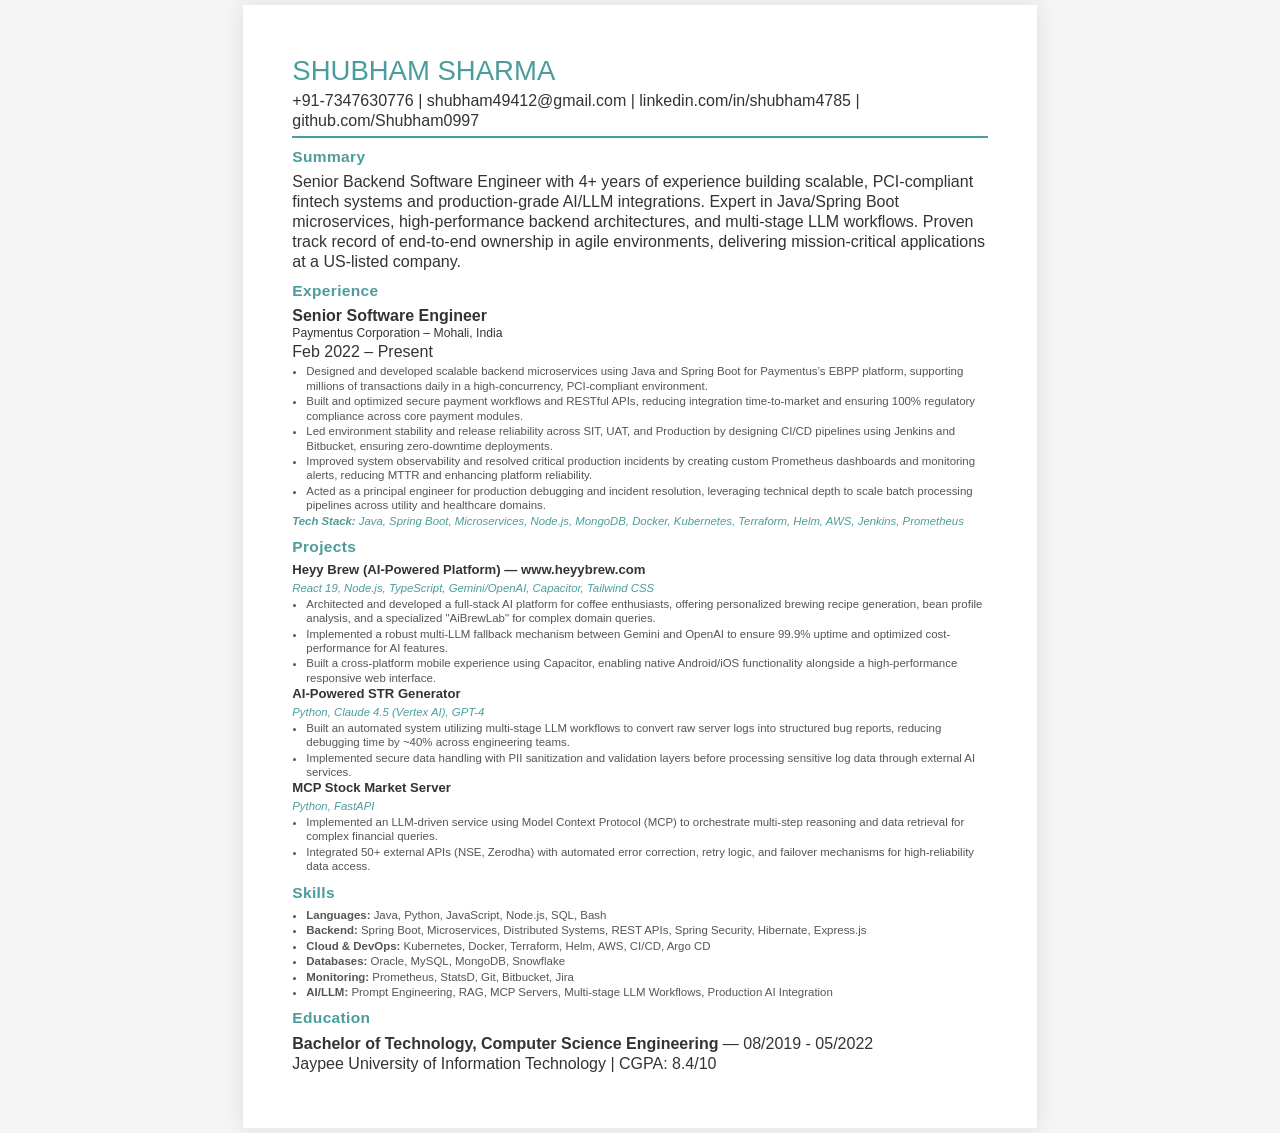
<file: index.html>
<!DOCTYPE html>
<html lang="en">

<head>
    <meta charset="UTF-8">
    <meta name="viewport" content="width=device-width, initial-scale=1.0">
    <title>Shubham Sharma - Resume</title>
    <link rel="stylesheet" href="style.css">
</head>

<body>
    <div class="container">
        <!-- Header Section -->
        <header>
            <h1>SHUBHAM SHARMA</h1>
            <p class="contact-info">
                +91-7347630776 | <a href="mailto:shubham49412@gmail.com" style="color: inherit; text-decoration: none;">shubham49412@gmail.com</a> | <a href="https://linkedin.com/in/shubham4785" target="_blank" rel="noopener noreferrer" style="color: inherit; text-decoration: none;">linkedin.com/in/shubham4785</a> | <a href="https://github.com/Shubham0997" target="_blank" rel="noopener noreferrer" style="color: inherit; text-decoration: none;">github.com/Shubham0997</a>
            </p>
        </header>

        <!-- Summary Section -->
        <section>
            <h2>Summary</h2>
            <p class="summary-text">
                Senior Backend Software Engineer with 4+ years of experience building scalable, PCI-compliant fintech systems
                and production-grade AI/LLM integrations. Expert in Java/Spring Boot microservices, high-performance
                backend architectures, and multi-stage LLM workflows. Proven track record of end-to-end ownership in 
                agile environments, delivering mission-critical applications at a US-listed company.
            </p>
        </section>

        <!-- Experience Section -->
        <section>
            <h2>Experience</h2>

            <div class="job">
                <div class="job-header">
                    <div class="job-title">
                        <strong>Senior Software Engineer</strong>
                        <div class="company">Paymentus Corporation – Mohali, India</div>
                    </div>
                    <div class="job-dates">Feb 2022 – Present</div>
                </div>
                <ul>
                    <li>Designed and developed scalable backend microservices using Java and Spring Boot for Paymentus’s 
                        EBPP platform, supporting millions of transactions daily in a high-concurrency, PCI-compliant 
                        environment.</li>
                    <li>Built and optimized secure payment workflows and RESTful APIs, reducing integration 
                        time-to-market and ensuring 100% regulatory compliance across core payment modules.</li>
                    <li>Led environment stability and release reliability across SIT, UAT, and Production by designing 
                        CI/CD pipelines using Jenkins and Bitbucket, ensuring zero-downtime deployments.</li>
                    <li>Improved system observability and resolved critical production incidents by creating custom 
                        Prometheus dashboards and monitoring alerts, reducing MTTR and enhancing platform reliability.</li>
                    <li>Acted as a principal engineer for production debugging and incident resolution, leveraging 
                        technical depth to scale batch processing pipelines across utility and healthcare domains.</li>
                </ul>
                <p class="tech-stack"><strong>Tech Stack:</strong> Java, Spring Boot, Microservices, Node.js, MongoDB, 
                    Docker, Kubernetes, Terraform, Helm, AWS, Jenkins, Prometheus</p>
            </div>
        </section>

        <!-- Projects Section -->
        <section>
            <h2>Projects</h2>

            <div class="project">
                <h3><a href="https://www.heyybrew.com/" target="_blank" rel="noopener noreferrer" style="color: inherit; text-decoration: none;">Heyy Brew (AI-Powered Platform) — www.heyybrew.com</a></h3>
                <p class="tech-stack">React 19, Node.js, TypeScript, Gemini/OpenAI, Capacitor, Tailwind CSS</p>
                <ul>
                    <li>Architected and developed a full-stack AI platform for coffee enthusiasts, offering personalized brewing 
                        recipe generation, bean profile analysis, and a specialized "AiBrewLab" for complex domain queries.</li>
                    <li>Implemented a robust multi-LLM fallback mechanism between Gemini and OpenAI to ensure 99.9% 
                        uptime and optimized cost-performance for AI features.</li>
                    <li>Built a cross-platform mobile experience using Capacitor, enabling native Android/iOS 
                        functionality alongside a high-performance responsive web interface.</li>
                </ul>
            </div>

            <div class="project">
                <h3>AI-Powered STR Generator</h3>
                <p class="tech-stack">Python, Claude 4.5 (Vertex AI), GPT-4</p>
                <ul>
                    <li>Built an automated system utilizing multi-stage LLM workflows to convert raw server logs into 
                        structured bug reports, reducing debugging time by ~40% across engineering teams.</li>
                    <li>Implemented secure data handling with PII sanitization and validation layers before processing 
                        sensitive log data through external AI services.</li>
                </ul>
            </div>

            <div class="project">
                <h3>MCP Stock Market Server</h3>
                <p class="tech-stack">Python, FastAPI</p>
                <ul>
                    <li>Implemented an LLM-driven service using Model Context Protocol (MCP) to orchestrate multi-step 
                        reasoning and data retrieval for complex financial queries.</li>
                    <li>Integrated 50+ external APIs (NSE, Zerodha) with automated error correction, retry logic, and 
                        failover mechanisms for high-reliability data access.</li>
                </ul>
            </div>
        </section>

        <!-- Skills Section -->
        <section>
            <h2>Skills</h2>
            <ul>
                <li><strong>Languages:</strong> Java, Python, JavaScript, Node.js, SQL, Bash</li>
                <li><strong>Backend:</strong> Spring Boot, Microservices, Distributed Systems, REST APIs, Spring Security, Hibernate, Express.js</li>
                <li><strong>Cloud & DevOps:</strong> Kubernetes, Docker, Terraform, Helm, AWS, CI/CD, Argo CD</li>
                <li><strong>Databases:</strong> Oracle, MySQL, MongoDB, Snowflake</li>
                <li><strong>Monitoring:</strong> Prometheus, StatsD, Git, Bitbucket, Jira</li>
                <li><strong>AI/LLM:</strong> Prompt Engineering, RAG, MCP Servers, Multi-stage LLM Workflows, Production AI Integration</li>
            </ul>
        </section>

        <!-- Education Section -->
        <section>
            <h2>Education</h2>
            <div class="education">
                <strong>Bachelor of Technology, Computer Science Engineering</strong> — 08/2019 - 05/2022<br>
                Jaypee University of Information Technology | CGPA: 8.4/10
            </div>
        </section>
    </div>
</body>

</html>
</file>
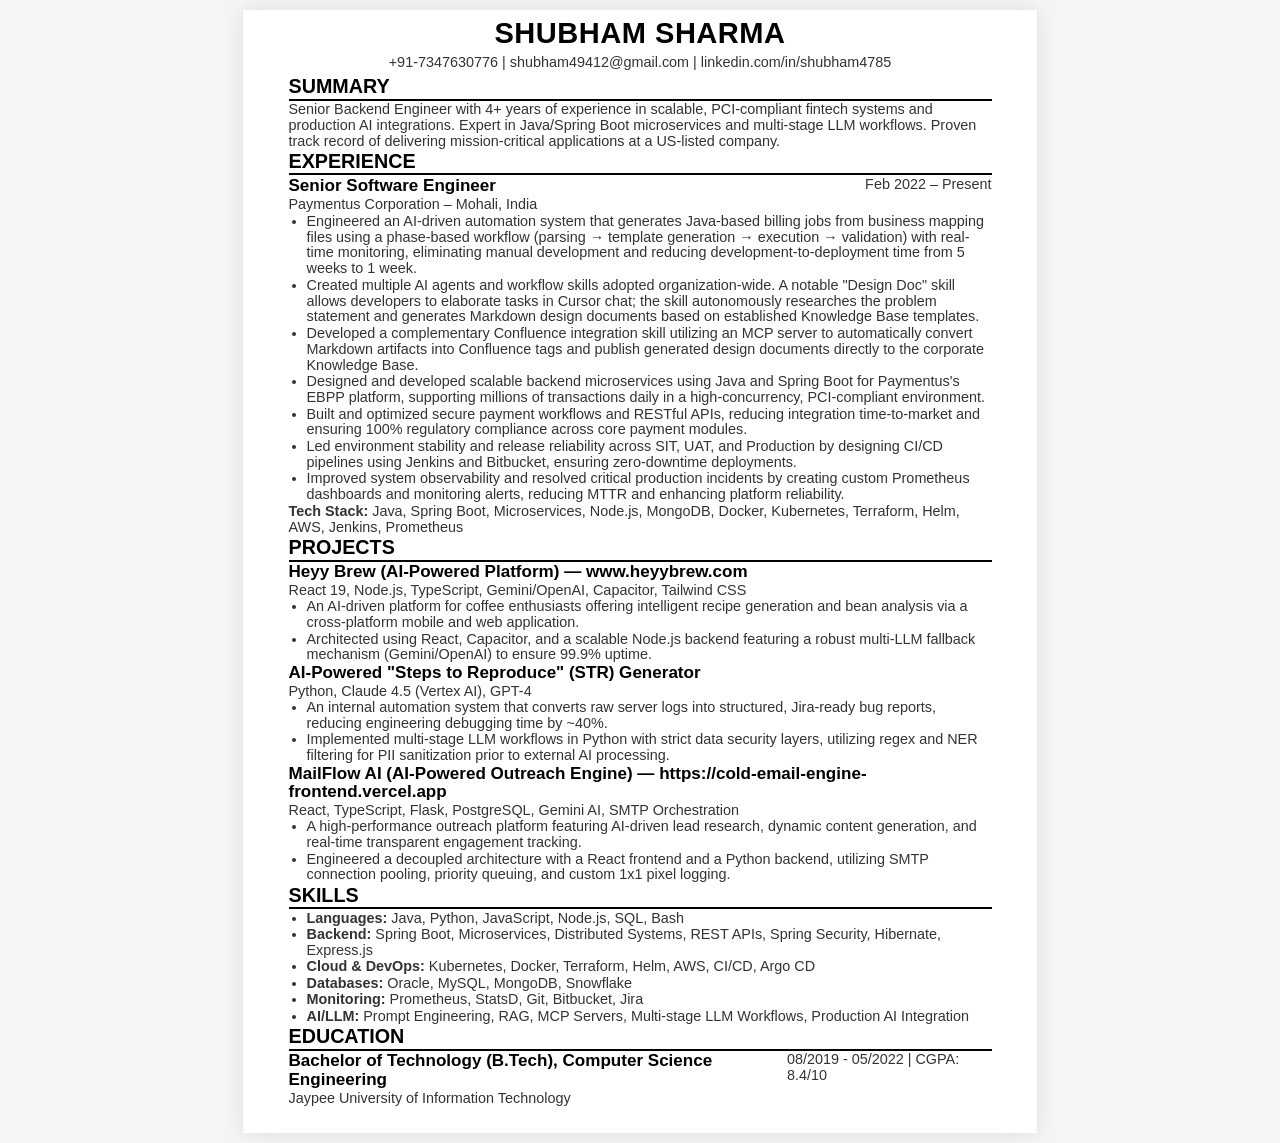
<file: cv.html>
<!DOCTYPE html>
<html lang="en">

<head>
    <meta charset="UTF-8">
    <meta name="viewport" content="width=device-width, initial-scale=1.0">
    <title>Shubham Sharma - CV</title>
    <link rel="stylesheet" href="cv-style.css">
</head>

<body>
    <div class="container">
        <!-- Header Section -->
        <header>
            <h1>SHUBHAM SHARMA</h1>
            <p class="contact-info">
                +91-7347630776 | <a href="mailto:shubham49412@gmail.com"
                    style="color: inherit; text-decoration: none;">shubham49412@gmail.com</a> | <a
                    href="https://linkedin.com/in/shubham4785" target="_blank" rel="noopener noreferrer"
                    style="color: inherit; text-decoration: none;">linkedin.com/in/shubham4785</a>
            </p>
        </header>

        <!-- Summary Section -->
        <section>
            <h2>Summary</h2>
            <p class="summary-text">
                Senior Backend Engineer with 4+ years of experience in scalable, PCI-compliant fintech systems and
                production AI integrations. Expert in Java/Spring Boot microservices and multi-stage LLM workflows.
                Proven track record of delivering mission-critical applications at a US-listed company.
            </p>
        </section>

        <!-- Experience Section -->
        <section>
            <h2>Experience</h2>

            <div class="job">
                <div class="job-header">
                    <div class="job-title">
                        <strong>Senior Software Engineer</strong>
                        <div class="company">Paymentus Corporation – Mohali, India</div>
                    </div>
                    <div class="job-dates">Feb 2022 – Present</div>
                </div>
                <ul>
                    <li>Engineered an AI-driven automation system that generates Java-based billing jobs from business
                        mapping files using a phase-based workflow (parsing → template generation → execution →
                        validation) with real-time monitoring, eliminating manual development and reducing
                        development-to-deployment time from 5 weeks to 1 week.</li>
                    <li>Created multiple AI agents and workflow skills adopted organization-wide. A notable "Design Doc"
                        skill allows developers to elaborate tasks in Cursor chat; the skill autonomously researches the
                        problem statement and generates Markdown design documents based on established Knowledge Base
                        templates.</li>
                    <li>Developed a complementary Confluence integration skill utilizing an MCP server to automatically
                        convert Markdown artifacts into Confluence tags and publish generated design documents directly
                        to the corporate Knowledge Base.</li>
                    <li>Designed and developed scalable backend microservices using Java and Spring Boot for Paymentus's
                        EBPP platform, supporting millions of transactions daily in a high-concurrency, PCI-compliant
                        environment.</li>
                    <li>Built and optimized secure payment workflows and RESTful APIs, reducing integration
                        time-to-market and ensuring 100% regulatory compliance across core payment modules.</li>
                    <li>Led environment stability and release reliability across SIT, UAT, and Production by designing
                        CI/CD pipelines using Jenkins and Bitbucket, ensuring zero-downtime deployments.</li>
                    <li>Improved system observability and resolved critical production incidents by creating custom
                        Prometheus dashboards and monitoring alerts, reducing MTTR and enhancing platform reliability.
                    </li>
                </ul>
                <p class="tech-stack"><strong>Tech Stack:</strong> Java, Spring Boot, Microservices, Node.js, MongoDB,
                    Docker, Kubernetes, Terraform, Helm, AWS, Jenkins, Prometheus</p>
            </div>
        </section>

        <!-- Projects Section -->
        <section>
            <h2>Projects</h2>

            <div class="project">
                <h3><a href="https://www.heyybrew.com/" target="_blank" rel="noopener noreferrer"
                        style="color: inherit; text-decoration: none;">Heyy Brew (AI-Powered Platform) — www.heyybrew.com</a></h3>
                <p class="tech-stack">React 19, Node.js, TypeScript, Gemini/OpenAI, Capacitor, Tailwind CSS</p>
                <ul>
                    <li>An AI-driven platform for coffee enthusiasts offering intelligent recipe generation and bean analysis via a cross-platform mobile and web application.</li>
                    <li>Architected using React, Capacitor, and a scalable Node.js backend featuring a robust multi-LLM fallback mechanism (Gemini/OpenAI) to ensure 99.9% uptime.</li>
                </ul>
            </div>

            <div class="project">
                <h3>AI-Powered "Steps to Reproduce" (STR) Generator</h3>
                <p class="tech-stack">Python, Claude 4.5 (Vertex AI), GPT-4</p>
                <ul>
                    <li>An internal automation system that converts raw server logs into structured, Jira-ready bug reports, reducing engineering debugging time by ~40%.</li>
                    <li>Implemented multi-stage LLM workflows in Python with strict data security layers, utilizing regex and NER filtering for PII sanitization prior to external AI processing.</li>
                </ul>
            </div>

            <div class="project">
                <h3><a href="https://cold-email-engine-frontend.vercel.app/" target="_blank" rel="noopener noreferrer"
                        style="color: inherit; text-decoration: none;">MailFlow AI (AI-Powered Outreach Engine) — https://cold-email-engine-frontend.vercel.app</a></h3>
                <p class="tech-stack">React, TypeScript, Flask, PostgreSQL, Gemini AI, SMTP Orchestration</p>
                <ul>
                    <li>A high-performance outreach platform featuring AI-driven lead research, dynamic content generation, and real-time transparent engagement tracking.</li>
                    <li>Engineered a decoupled architecture with a React frontend and a Python backend, utilizing SMTP connection pooling, priority queuing, and custom 1x1 pixel logging.</li>
                </ul>
            </div>
        </section>

        <!-- Skills Section -->
        <section>
            <h2>Skills</h2>
            <div class="skills-grid">
                <ul>
                    <li><strong>Languages:</strong> Java, Python, JavaScript, Node.js, SQL, Bash</li>
                    <li><strong>Backend:</strong> Spring Boot, Microservices, Distributed Systems, REST APIs, Spring
                        Security, Hibernate, Express.js</li>
                    <li><strong>Cloud & DevOps:</strong> Kubernetes, Docker, Terraform, Helm, AWS, CI/CD, Argo CD</li>
                    <li><strong>Databases:</strong> Oracle, MySQL, MongoDB, Snowflake</li>
                    <li><strong>Monitoring:</strong> Prometheus, StatsD, Git, Bitbucket, Jira</li>
                    <li><strong>AI/LLM:</strong> Prompt Engineering, RAG, MCP Servers, Multi-stage LLM Workflows,
                        Production AI Integration</li>
                </ul>
            </div>
        </section>

        <!-- Education Section -->
        <section>
            <h2>Education</h2>

            <div class="education">
                <div class="education-header">
                    <div class="degree">
                        <strong>Bachelor of Technology (B.Tech), Computer Science Engineering</strong>
                        <div class="institution">Jaypee University of Information Technology</div>
                    </div>
                    <div class="education-dates">08/2019 - 05/2022 | CGPA: 8.4/10</div>
                </div>
            </div>
        </section>
    </div>
</body>

</html>
</file>
<file: style.css>
* {
    margin: 0;
    padding: 0;
    box-sizing: border-box;
}

body {
    font-family: 'Segoe UI', Tahoma, Geneva, Verdana, sans-serif;
    line-height: 1.25;
    color: #333;
    background-color: #f5f5f5;
    padding: 5px;
}

.container {
    width: 210mm;
    max-width: 210mm;
    min-height: 297mm;
    margin: 0 auto;
    background-color: white;
    padding: 13mm 13mm;
    box-shadow: 0 0 20px rgba(0, 0, 0, 0.1);
}

/* Header */
header {
    border-bottom: 2px solid #4a9d9c;
    padding-bottom: 5px;
    margin-bottom: 5px;
}

h1 {
    color: #4a9d9c;
    font-size: 1.72em;
    font-weight: 300;
    margin-bottom: 2px;
}

.subtitle {
    font-size: 0.83em;
    color: #333;
    margin-bottom: 3px;
}

.location {
    font-size: 0.72em;
    color: #666;
    font-weight: 400;
    display: flex;
    align-items: center;
    gap: 4px;
}

.location i {
    color: #4a9d9c;
}

/* Contact Bar */
.contact-bar {
    display: flex;
    justify-content: space-around;
    align-items: center;
    padding: 5px 0;
    border-top: 1px solid #e0e0e0;
    border-bottom: 1px solid #e0e0e0;
    margin-bottom: 9px;
}

.contact-item {
    display: flex;
    align-items: center;
    gap: 4px;
    color: #666;
    text-decoration: none;
    font-size: 0.68em;
    transition: color 0.3s ease;
}

.contact-item:hover {
    color: #4a9d9c;
}

.contact-item i {
    color: #4a9d9c;
    font-size: 1.1em;
}

/* Main Content */
.main-content {
    display: grid;
    grid-template-columns: 1fr 1fr;
    gap: 17px;
}

/* Section Headings */
h2 {
    color: #4a9d9c;
    font-size: 0.97em;
    font-weight: 600;
    letter-spacing: 0.35px;
    margin-bottom: 6px;
    margin-top: 9px;
}

section:first-child h2 {
    margin-top: 0;
}

/* Items */
.item {
    margin-bottom: 9px;
}

h3 {
    font-size: 0.82em;
    font-weight: 600;
    color: #333;
    margin-bottom: 2px;
    display: flex;
    align-items: center;
    gap: 4px;
}

.external-link {
    color: #4a9d9c;
    font-size: 0.7em;
    text-decoration: none;
}

.external-link:hover {
    color: #357373;
}

.institution,
.company {
    font-size: 0.76em;
    color: #333;
    margin-bottom: 1px;
}

.date {
    font-size: 0.71em;
    color: #888;
    font-style: italic;
    margin-bottom: 2px;
}

.score {
    font-size: 0.68em;
    color: #888;
    text-align: right;
    margin-top: -18px;
}

.description {
    font-size: 0.68em;
    color: #666;
    font-style: italic;
    margin-bottom: 3px;
}

.achievement-text {
    font-size: 0.68em;
    color: #666;
    font-style: italic;
    line-height: 1.2;
}

/* Lists */
ul {
    margin-left: 14px;
    margin-top: 2px;
}

li {
    font-size: 0.715em;
    color: #555;
    margin-bottom: 1px;
    line-height: 1.26;
}

/* Two Column List for Courses */
.two-column-list {
    display: grid;
    grid-template-columns: 1fr 1fr;
    gap: 6px 15px;
}

.two-column-list p {
    font-size: 0.7em;
    color: #555;
    margin-bottom: 2px;
}

/* Skills Grid */
.skills-grid {
    display: grid;
    grid-template-columns: repeat(3, 1fr);
    gap: 4px;
    margin-top: 4px;
}

.skill-tag {
    display: inline-block;
    padding: 3px 8px;
    background-color: #fff;
    border: 1px solid #ccc;
    border-radius: 4px;
    font-size: 0.65em;
    color: #333;
    text-align: center;
    transition: all 0.3s ease;
}

.skill-tag:hover {
    border-color: #4a9d9c;
    color: #4a9d9c;
    transform: translateY(-2px);
}

/* Skills Categories */
.skills-categories {
    margin-top: 4px;
}

.skill-category {
    font-size: 0.7em;
    color: #555;
    margin-bottom: 3px;
    line-height: 1.2;
}

.skill-category strong {
    color: #4a9d9c;
    font-weight: 600;
}

/* Responsive Design */
@media (max-width: 768px) {
    .container {
        padding: 20px;
    }

    .main-content {
        grid-template-columns: 1fr;
        gap: 20px;
    }

    .contact-bar {
        flex-direction: column;
        gap: 10px;
    }

    .skills-grid {
        grid-template-columns: repeat(2, 1fr);
    }

    h1 {
        font-size: 2em;
    }

    .score {
        text-align: left;
        margin-top: 0;
    }
}

@media print {
    @page {
        margin: 0;
    }

    body {
        background-color: white;
        padding: 0;
        margin: 0;
    }

    .container {
        width: 210mm;
        max-width: 210mm;
        box-shadow: none;
        padding: 12mm 12mm;
        margin: 0;
    }

    .skill-tag {
        border-color: #333;
    }
}

/* Professional Summary */
.professional-summary {
    margin-bottom: 11px;
}

.professional-summary h2 {
    margin-top: 0;
}

.professional-summary p {
    font-size: 0.765em;
    color: #555;
    line-height: 1.26;
    text-align: justify;
}

/* Tech Stack */
.tech-stack {
    font-size: 0.71em;
    color: #4a9d9c;
    font-weight: 500;
    margin-bottom: 2px;
    font-style: italic;
}
</file>
<file: cv-style.css>
* {
    margin: 0;
    padding: 0;
    box-sizing: border-box;
}

body {
    font-family: Calibri, 'Segoe UI', Arial, sans-serif;
    line-height: 1.1;
    color: #333;
    background-color: #f5f5f5;
    padding: 10px;
}

.container {
    width: 210mm;
    max-width: 210mm;
    min-height: 297mm;
    margin: 0 auto;
    background-color: white;
    padding: 0;
    box-shadow: 0 0 20px rgba(0, 0, 0, 0.1);
}

/* Dark Header Bar */
.header-bar {
    background-color: #3a3a3a;
    height: 12mm;
    width: 100%;
}

/* Header Section */
header {
    text-align: center;
    padding: 2mm 12mm 1mm 12mm;
}

h1 {
    font-size: 21.8pt;
    font-weight: bold;
    letter-spacing: 0.5px;
    color: #000;
    margin-bottom: 4px;
}

.contact-info {
    font-size: 10.8pt;
    color: #333;
    line-height: 1.2;
}

.contact-info a {
    color: #0066cc;
    text-decoration: none;
}

.contact-info a:hover {
    text-decoration: underline;
}

.contact-info i {
    color: #0066cc;
}

/* Section Styling */
section {
    padding: 0 12mm;
    margin-top: 1pt;
}

h2 {
    font-size: 14.8pt;
    font-weight: bold;
    color: #000;
    text-transform: uppercase;
    margin-bottom: 1pt;
    padding-bottom: 1px;
    border-bottom: 2px solid #000;
}

/* Summary */
.summary-text {
    font-size: 10.8pt;
    line-height: 1.1;
    color: #333;
    text-align: left;
    margin-top: 1pt;
}

/* Job/Experience Styling */
.job {
    margin-bottom: 1pt;
}

.job-header {
    display: flex;
    justify-content: space-between;
    align-items: flex-start;
    margin-bottom: 1pt;
}

.job-title strong {
    font-size: 12.8pt;
    font-weight: bold;
    color: #000;
}

.company {
    font-size: 10.8pt;
    color: #333;
    font-weight: normal;
    margin-top: 1px;
}

.job-dates {
    font-size: 10.8pt;
    color: #333;
    font-style: normal;
    white-space: nowrap;
}

/* Lists */
ul {
    margin-left: 18px;
    margin-top: 0;
}

li {
    font-size: 10.8pt;
    color: #333;
    margin-bottom: 0.5pt;
    line-height: 1.1;
}

/* Tech Stack */
.tech-stack {
    font-size: 10.8pt;
    color: #333;
    line-height: 1.1;
    margin-top: 1pt;
}

/* Projects */
.project {
    margin-bottom: 0pt;
}

.project h3 {
    font-size: 12.8pt;
    font-weight: bold;
    color: #000;
    margin-bottom: 0.5pt;
}

.project p {
    font-size: 10.8pt;
    color: #333;
    line-height: 1.1;
}

/* Skills Grid */
.skills-grid {
    margin-top: 1pt;
}

.skills-grid ul {
    margin-left: 18px;
    margin-top: 0;
}

.skills-grid li {
    font-size: 10.8pt;
    margin-bottom: 0.5pt;
    line-height: 1.1;
}

/* Education */
.education {
    margin-top: 1pt;
}

.education-header {
    display: flex;
    justify-content: space-between;
    align-items: flex-start;
}

.degree strong {
    font-size: 12.8pt;
    font-weight: bold;
    color: #000;
}

.institution {
    font-size: 10.8pt;
    color: #333;
    font-weight: normal;
    margin-top: 1px;
}

.education-dates {
    font-size: 10.8pt;
    color: #333;
    font-style: normal;
}

/* Print Styles */
@media print {
    @page {
        size: A4;
        margin: 0;
    }

    body {
        background-color: white;
        padding: 0;
        margin: 0;
    }

    .container {
        width: 210mm;
        max-width: 210mm;
        box-shadow: none;
        margin: 0;
        padding: 0;
    }
}
</file>
